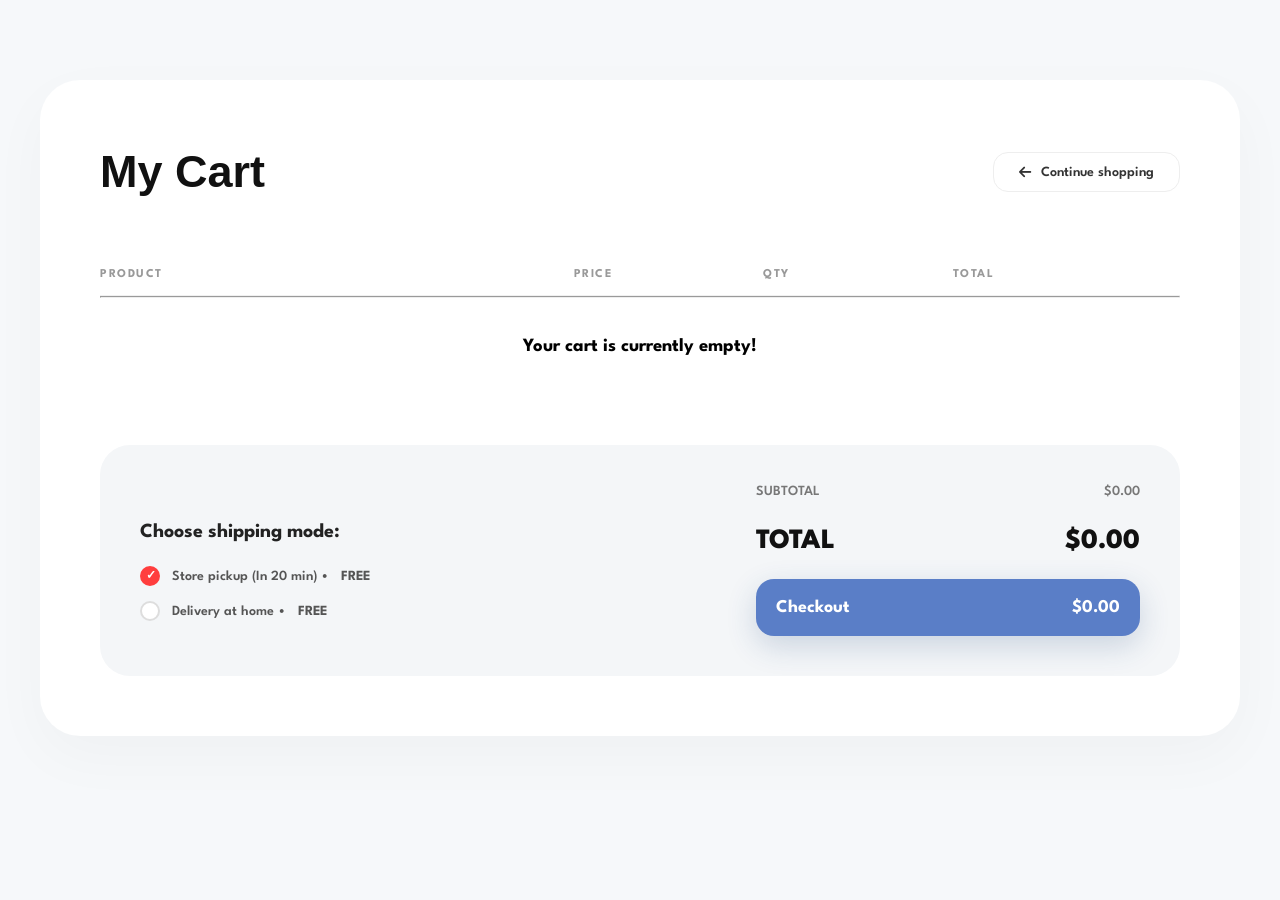
<file: cart.html>
<!DOCTYPE html>
<html lang="en">
<head>
    <meta charset="UTF-8">
    <meta name="viewport" content="width=device-width, initial-scale=1.0">
    <title>Foodie Hub - My Cart</title>
    <link rel="stylesheet" href="https://cdnjs.cloudflare.com/ajax/libs/font-awesome/6.5.1/css/all.min.css">
    <link rel="stylesheet" href="style.css">
</head>
<body>
    <section id="cart-container" class="section-p1">
        <div class="cart-wrapper">
            <div class="cart-top-bar">
                <h1 class="cart-title">My Cart</h1>
                <a href="meno.html" class="continue-shopping">
                    <i class="fa-solid fa-arrow-left"></i> Continue shopping
                </a>
            </div>

            <div class="cart-labels">
                <span>PRODUCT</span>
                <span>PRICE</span>
                <span>QTY</span>
                <span>TOTAL</span>
            </div>

            <hr class="cart-hr">

            <div id="cart-items-display"></div>

            <div class="cart-summary-box">
                <div class="shipping-mode">
                    <h4>Choose shipping mode:</h4>
                    <label class="radio-container">
                        <input type="radio" checked="checked" name="shipping">
                        <span class="checkmark"></span>
                        Store pickup (In 20 min) • <strong>FREE</strong>
                    </label>
                    <label class="radio-container">
                        <input type="radio" name="shipping">
                        <span class="checkmark"></span>
                        Delivery at home • <strong>FREE</strong>
                    </label>
                </div>
                
                <div class="checkout-details">
                    <div class="summary-row">
                        <span>SUBTOTAL</span>
                        <span id="subtotal-val">$0.00</span>
                    </div>
                    <div class="summary-row total-amount">
                        <span>TOTAL</span>
                        <span id="total-val">$0.00</span>
                    </div>
                    <button class="checkout-btn" id="main-checkout-btn">
                        Checkout <span id="btn-total">$0.00</span>
                    </button>
                </div>
            </div>
        </div>
    </section>

    <script src="app.js" defer></script>
</body>
</html>
</file>
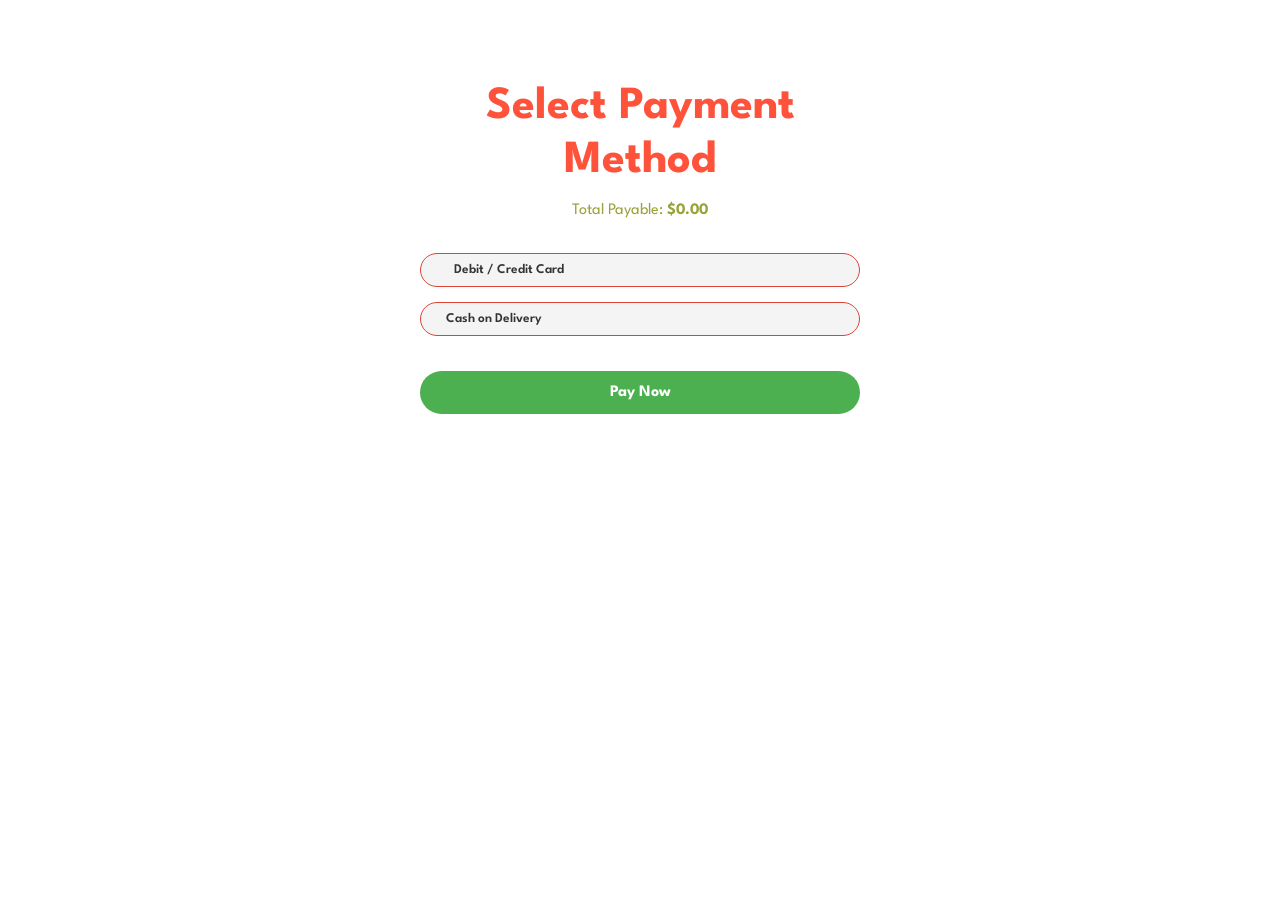
<file: payment.html>
<!DOCTYPE html>
<html lang="en">
<head>
    <meta charset="UTF-8">
    <title>Payment - Foodie Hub</title>
    <link rel="stylesheet" href="style.css">
</head>
<body class="login-body">
    <div class="form-container" style="max-width: 500px; margin: 50px auto; background: #fff; padding: 30px; border-radius: 15px; text-align: center;">
        <h2 style="color: #ff523b;">Select Payment Method</h2>
        <p>Total Payable: <strong id="pay-total"></strong></p>
        <br>
        <div class="social-login" style="flex-direction: column; gap: 15px;">
            <button class="btn-google" style="background: #f4f4f4; color: #333; border: 1px solid #ddd;">
                <i class="fa-solid fa-credit-card"></i> Debit / Credit Card
            </button>
            <button class="btn-google" style="background: #f4f4f4; color: #333; border: 1px solid #ddd;">
                 Cash on Delivery
            </button>
        </div>
        <br>
        <button class="btn-green" onclick="showDemoAlert()">Pay Now</button>
    </div>

    <script>
        document.getElementById('pay-total').innerText = localStorage.getItem('orderTotal') || "$0.00";

        function showDemoAlert() {
            // আপনার রিকোয়েস্ট করা পপ-আপ মেসেজ
            alert("This website is for portfolio and demonstration purposes only. No actual transactions or food sales will be processed through this site.");
            // মেসেজের পর হোম পেজে ফেরত পাঠানো
            window.location.href = "index.html";
        }
    </script>
</body>
</html>
</file>
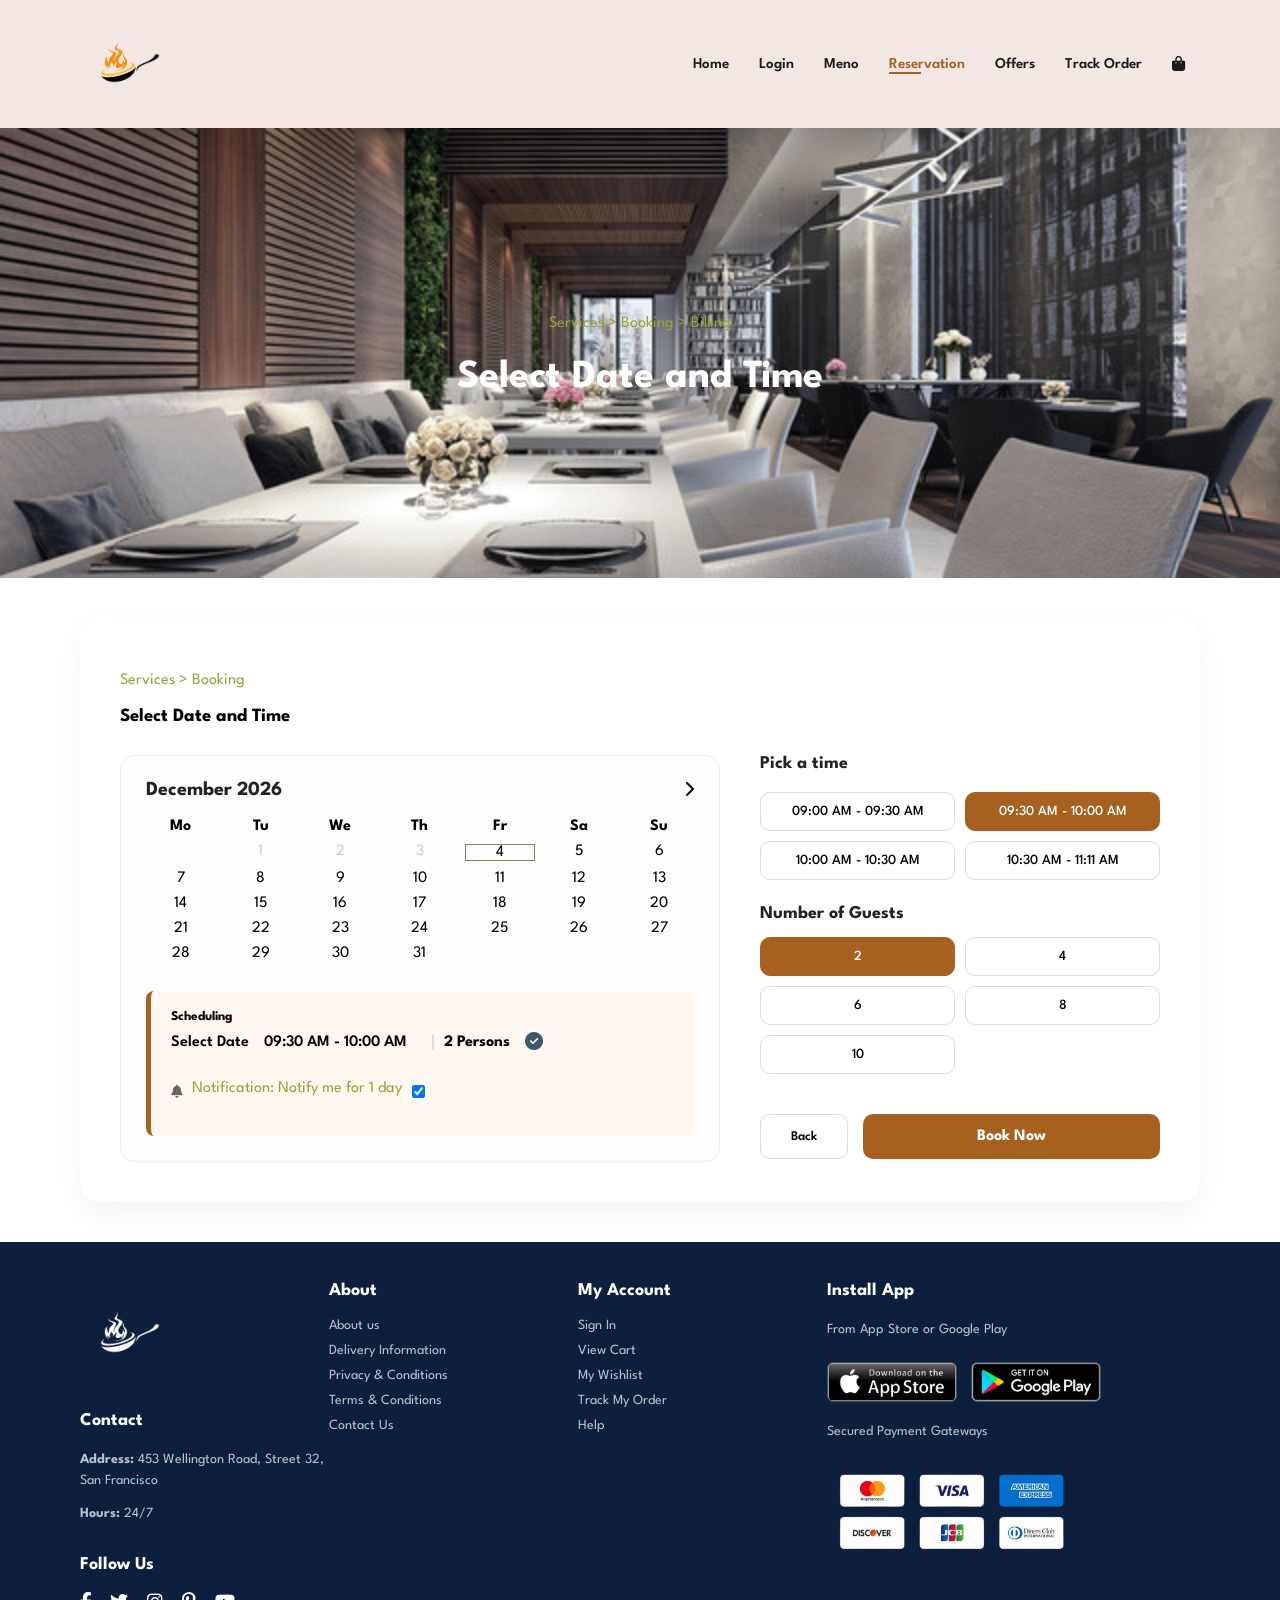
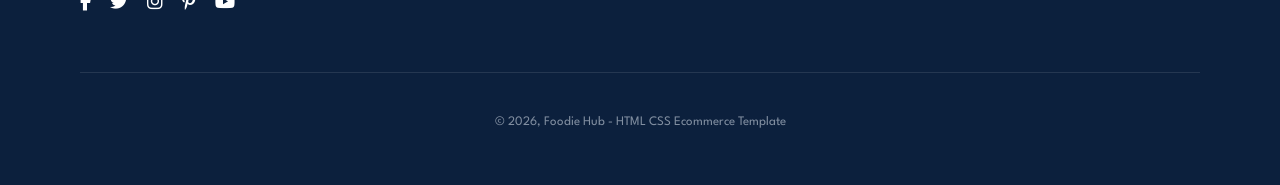
<file: reservation.html>
<!DOCTYPE html>
<html lang="en">
<head>
    <meta charset="UTF-8">
    <meta name="viewport" content="width=device-width, initial-scale=1.0">
    <title>Foodie Hub - Reservation</title>
    <link rel="stylesheet" href="https://cdnjs.cloudflare.com/ajax/libs/font-awesome/6.5.1/css/all.min.css">
    <link rel="stylesheet" href="style.css">
</head>
<body>
<section id="header">
    <a href="index.html"><img src="img/logo1.png" class="logo" alt="Logo"></a>
    <div>
        <ul id="navbar">
           <li><a href="index.html">Home</a></li>
           <li><a href="login.html">Login</a></li>
           <li><a href="meno.html">Meno</a></li>
           <li><a class="active" href="reservation.html">Reservation</a></li>
           <li><a href="offers.html">Offers</a></li>
           <li><a href="order.html">Track Order</a></li>
           <li id="lg-bag"><a href="cart.html"><i class="fa-solid fa-bag-shopping"></i></a></li>
           <a href="#" id="close"><i class="fa-solid fa-xmark"></i></a>
        </ul>
    </div>
    <div id="mobile">
        <a href="cart.html"><i class="fa-solid fa-bag-shopping"></i></a>
        <i id="bar" class="fa-solid fa-bars"></i>
    </div>
</section>

    <section id="page-header" class="reservation-header">
        <div class="header-content">
            <p>Services > Booking > Billing</p>
            <h2>Select Date and Time</h2>
        </div>
    </section>

    <section id="reservation-container" class="section-p1">
        <div class="booking-wrapper">
            <div class="section-title">
                <span class="indicator"></span>
                <p>Services > Booking</p>
                <h3>Select Date and Time</h3>
            </div>

            <div class="booking-grid">
                <div class="calendar-box">
                    <div class="month-nav">
                        <h4 id="current-month-display">Loading...</h4>
                        <div class="nav-arrows">
                            <i class="fa-solid fa-chevron-left" id="prev-month" style="cursor:pointer;"></i>
                            <i class="fa-solid fa-chevron-right" id="next-month" style="cursor:pointer;"></i>
                        </div>
                    </div>
                    <div class="calendar-grid" id="calendar-days"></div>
                    
                    <div class="scheduling-info">
                        <h5>Scheduling</h5>
                        <div class="info-row">
                            <span id="res-date">Select Date</span>
                            <span id="res-time">09:30 AM - 10:00 AM</span>
                            <span id="res-guests" style="font-weight: bold; color: #000000; border-left: 2px solid #ddd; padding-left: 10px; margin-left: 10px;">2 Persons</span>
                            <i class="fa-solid fa-circle-check"></i>
                        </div>
                        <div class="notification-toggle">
                            <i class="fa-solid fa-bell"></i>
                            <p>Notification: Notify me for 1 day</p>
                            <input type="checkbox" checked>
                        </div>
                    </div>
                </div>

                <div class="time-box">
                    <h4>Pick a time</h4>
                    <div class="time-slots">
                        <label class="slot">
                            <input type="radio" name="time" value="09:00 AM - 09:30 AM">
                            <span>09:00 AM - 09:30 AM</span>
                        </label>
                        <label class="slot selected">
                            <input type="radio" name="time" value="09:30 AM - 10:00 AM" checked>
                            <span>09:30 AM - 10:00 AM</span>
                        </label>
                        <label class="slot">
                            <input type="radio" name="time" value="10:00 AM - 10:30 AM">
                            <span>10:00 AM - 10:30 AM</span>
                        </label>
                        <label class="slot">
                            <input type="radio" name="time" value="10:30 AM - 11:11 AM">
                            <span>10:30 AM - 11:11 AM</span>
                        </label>
                    </div>

                    <div class="guest-selection" style="margin-top: 25px;">
                        <h4 style="margin-bottom: 15px;">Number of Guests</h4>
                        <div class="guest-slots">
                            <label class="g-slot selected">
                                <input type="radio" name="guests" value="2" checked onchange="updateGuestDisplay(this.value)">
                                <span>2</span>
                            </label>
                            <label class="g-slot">
                                <input type="radio" name="guests" value="4" onchange="updateGuestDisplay(this.value)">
                                <span>4</span>
                            </label>
                            <label class="g-slot">
                                <input type="radio" name="guests" value="6" onchange="updateGuestDisplay(this.value)">
                                <span>6</span>
                            </label>
                            <label class="g-slot">
                                <input type="radio" name="guests" value="8" onchange="updateGuestDisplay(this.value)">
                                <span>8</span>
                            </label>
                            <label class="g-slot">
                                <input type="radio" name="guests" value="10" onchange="updateGuestDisplay(this.value)">
                                <span>10</span>
                            </label>
                        </div>
                    </div>

                    <div class="booking-actions">
                        <button class="btn-back">Back</button>
                        <button class="btn-book" onclick="goToCheckout()">Book Now</button>
                    </div>
                </div>
            </div>
        </div>
    </section>

    <footer class="section-p1">
        <div class="col">
            <img src="img/logo1.png" class="logo" alt="Footer Logo">
            <h4>Contact</h4>
            <p><strong>Address: </strong> 453 Wellington Road, Street 32, San Francisco</p>
            <p><strong>Hours: </strong> 24/7</p>
            <div class="follow">
                <h4>Follow Us</h4>
                <div class="icon">
                    <i class="fab fa-facebook-f"></i>
                    <i class="fab fa-twitter"></i>
                    <i class="fab fa-instagram"></i>
                    <i class="fab fa-pinterest-p"></i>
                    <i class="fab fa-youtube"></i>
                </div>
            </div>
        </div>

        <div class="col">
            <h4>About</h4>
            <a href="#">About us</a>
            <a href="#">Delivery Information</a>
            <a href="#">Privacy & Conditions</a>
            <a href="#">Terms & Conditions</a>
            <a href="#">Contact Us</a>
        </div>

        <div class="col">
            <h4>My Account</h4>
            <a href="#">Sign In</a>
            <a href="#">View Cart</a>
            <a href="#">My Wishlist</a>
            <a href="#">Track My Order</a>
            <a href="#">Help</a>
        </div>

        <div class="col install">
            <h4>Install App</h4>
            <p>From App Store or Google Play</p>
            <div class="row">
                <img src="img/appleplay.gif" alt="App Store">
                <img src="img/google play.jpg" alt="Google Play">
            </div>
            <p>Secured Payment Gateways</p>
            <img src="img/pay.png" alt="Payment Gateways">
        </div>

        <div class="copyright">
            <p>©️ 2026, Foodie Hub - HTML CSS Ecommerce Template</p>
        </div>
    </footer>

    <script>
        function updateGuestDisplay(val) {
            document.getElementById('res-guests').innerText = val + " Persons";
            
            // সিলেক্টেড স্টাইল পরিবর্তন করার জন্য
            const slots = document.querySelectorAll('.g-slot');
            slots.forEach(slot => {
                slot.classList.remove('selected');
                if(slot.querySelector('input').value === val) {
                    slot.classList.add('selected');
                }
            });
        }

        function goToCheckout() {
            // বর্তমানে সিলেক্ট করা ডেটা সংগ্রহ
            const date = document.getElementById('res-date').innerText;
            const selectedTime = document.querySelector('input[name="time"]:checked');
            const selectedGuests = document.querySelector('input[name="guests"]:checked');

            if(date === "Select Date" || date === "") {
                alert("Please select a date from the calendar!");
                return;
            }

            const bookingData = {
                type: 'table_booking',
                date: date,
                time: selectedTime ? selectedTime.value : "09:30 AM - 10:00 AM",
                guests: selectedGuests ? selectedGuests.value : "2",
                name: "Table Reservation",
                price: 0 
            };

            // লোকাল স্টোরেজে সেভ করা (বুকিং করার সময় আগের ফুড কার্ট ক্লিয়ার করে দেওয়া ভালো)
            localStorage.setItem('tempBooking', JSON.stringify(bookingData));
            localStorage.removeItem('foodCart'); 
            
            window.location.href = 'checkout.html';
        }
    </script>
    <script src="app.js"></script>
    <script src="script.js"> </script>
</body>
</html>
</file>
<file: style.css>
/* =========================================
   1. GOOGLE FONTS & GLOBAL SETTINGS
   ========================================= */
@import url('https://fonts.googleapis.com/css2?family=League+Spartan:wght@100;200;300;400;500;600;700;800;900&display=swap');

* {
    margin: 0;
    padding: 0;
    box-sizing: border-box;
    font-family: 'League Spartan', sans-serif;
}

:root {
    --primary-color: #a66120;
    --secondary-color: #f2e7e2;
    --text-color: #1a1a1a;
    --white: #ffffff;
    --dark-navy: #0c203d;
}

body {
    width: 100%;
}

h1 { font-size: 50px; line-height: 64px; color: var(--primary-color); }
h2 { font-size: 46px; line-height: 54px; color: #222; }
h4 { font-size: 20px; color: #222; }
p { font-size: 16px; color: #98a339; margin: 15px 0 20px 0; }

.section-p1 { padding: 40px 80px; }
.section-m1 { margin: 40px 0; }

/* =========================================
   2. HEADER & NAVIGATION SECTION
   ========================================= */
#header {
    display: flex;
    align-items: center;
    justify-content: space-between;
    /* প্যাডিং ২০ পিক্সেল থেকে কমিয়ে ১৪ পিক্সেল করা হয়েছে (৩০% কমানো) */
    padding: 12px 80px; 
    background: var(--secondary-color);
    box-shadow: 0 5px 15px rgba(0, 0, 0, 0.06);
    z-index: 999;
    position: sticky;
    top: 0;
    left: 0;
}

/* লোগো কিছুটা ছোট করা হয়েছে যাতে হেডার চিকন দেখায় */
.logo { 
    width: 100px; 
    height: auto; 
}

#navbar { 
    display: flex; 
    align-items: center; 
    justify-content: center; 
}

#navbar li { 
    list-style: none; 
    padding: 0 15px; /* প্যাডিং ২০ থেকে কমিয়ে ১৫ করা হয়েছে */
    position: relative; 
}

#navbar li a { 
    text-decoration: none; 
    font-size: 15px; /* ফন্ট সাইজ সামান্য কমানো হয়েছে */
    font-weight: 600; 
    color: var(--text-color); 
    transition: 0.3s ease; 
}

#navbar li a:hover, 
#navbar li a.active { 
    color: var(--primary-color); 
}

#navbar li a.active::after, 
#navbar li a:hover::after {
    content: "";
    width: 30%;
    height: 2px;
    background: var(--primary-color);
    position: absolute;
    bottom: -2px; /* পজিশন কিছুটা উপরে তোলা হয়েছে */
    left: 15px;
}

#navbar #close {
    display: none;
}

/* --- Search Box Inside Header --- */
.search-wrapper { 
    display: flex; 
    justify-content: center; 
    align-items: center; 
}

.search-box {
    position: relative;
    /* হাইট ৪৫ পিক্সেল থেকে কমিয়ে ৩৬ পিক্সেল করা হয়েছে */
    height: 30px; 
    width: 280px;
    background: #fff;
    border-radius: 50px;
    display: flex;
    align-items: center;
    padding: 0 5px;
    box-shadow: 0 2px 10px rgba(0,0,0,0.08);
}

#search-input {
    border: none;
    background: transparent;
    outline: none;
    padding: 0 12px;
    width: 100%;
    font-size: 14px;
}

.search-btn {
    /* বাটন সাইজ ৩৬ থেকে কমিয়ে ৩০ পিক্সেল করা হয়েছে */
    width: 30px;
    height: 30px;
    border-radius: 50%;
    background: #222;
    border: none;
    color: #fff;
    cursor: pointer;
    transition: 0.3s;
    display: flex;
    align-items: center;
    justify-content: center;
}

.search-btn i {
    font-size: 12px;
}

.search-btn:hover { 
    background: var(--primary-color); 
}

/* --- Mobile Icons (Hidden in Desktop) --- */
#mobile { 
    display: none; 
}

/* =========================================
   3. HERO SECTION
   ========================================= */
#hero {
    background-image: url("img/hero.jpg");
    height: 90vh;
    width: 100%;
    background-size: cover;
    background-position: top 25% right 0;
    display: flex;
    flex-direction: column;
    align-items: flex-start;
    justify-content: center;
    padding: 0 80px;
}

#hero h2 { color: #222; }

#hero button {
    background-color: var(--primary-color);
    color: #fff;
    padding: 14px 40px;
    border: none;
    border-radius: 4px;
    font-weight: 700;
    cursor: pointer;
    transition: 0.3s;
}

#hero button:hover { background-color: #8a4f1a; }

/* =========================================
   4. FEATURES SECTION
   ========================================= */
#feature {
    display: flex;
    align-items: center;
    justify-content: space-between;
    flex-wrap: wrap;
}

#feature .fe-box {
    width: 180px;
    text-align: center;
    padding: 25px 15px;
    box-shadow: 20px 20px 34px rgba(0,0,0,0.03);
    border: 1px solid #bcd0bf;
    border-radius: 4px;
    margin: 15px 0;
    transition: 0.3s ease;
}

#feature .fe-box:hover { box-shadow: 10px 10px 54px rgba(0,0,0,0.1); }

#feature .fe-box img { width: 100%; margin-bottom: 10px; }

#feature .fe-box h6 {
    padding: 9px 8px;
    border-radius: 4px;
    color: #088178;
    background-color: #fddde4;
}

/* =========================================
   5. PRODUCT SECTION (Home Page)
   ========================================= */
#product1 { text-align: center; }

#product1 .pro-container {
    display: flex;
    justify-content: space-between;
    padding-top: 20px;
    flex-wrap: wrap;
}

#product1 .pro {
    width: 23%;
    min-width: 250px;
    padding: 10px 12px;
    border: 1px solid #cce7d0;
    border-radius: 25px;
    cursor: pointer;
    box-shadow: 20px 20px 30px rgba(0,0,0,0.02);
    margin: 15px 0;
    transition: 0.2s ease;
    position: relative;
}

#product1 .pro:hover { box-shadow: 20px 20px 30px rgba(0,0,0,0.06); }

#product1 .pro img { width: 100%; border-radius: 20px; }

#product1 .pro .des { text-align: start; padding: 10px 0; }

#product1 .pro .des h5 { color: #1a1a1a; font-size: 14px; padding-top: 7px; }

#product1 .pro .des i { font-size: 12px; color: #f3b519; }

#product1 .pro .des h4 { padding-top: 7px; font-size: 15px; color: #088178; font-weight: 700; }

#product1 .pro .cart {
    width: 40px;
    height: 40px;
    line-height: 40px;
    border-radius: 50px;
    background-color: #e8f6ea;
    color: #088178;
    border: 1px solid #cce7d0;
    position: absolute;
    bottom: 20px;
    right: 10px;
    text-align: center;
}

/* =========================================
   6. NEWSLETTER SECTION
   ========================================= */
#newsletter {
    display: flex;
    justify-content: space-between;
    align-items: center;
    background-color: var(--dark-navy);
    background-image: url("img/banner/b14.png");
    background-repeat: no-repeat;
    background-position: 20% 30%;
}

#newsletter h4 { color: #fff; font-size: 22px; }

#newsletter p { color: #818ea0; font-size: 14px; }

#newsletter p span { color: #ffbd27; }

#newsletter .form { display: flex; width: 40%; }

#newsletter input {
    height: 3.125rem;
    padding: 0 1.25em;
    width: 100%;
    border-radius: 4px 0 0 4px;
    border: none;
    outline: none;
}

#newsletter button {
    background-color: var(--primary-color);
    color: #fff;
    white-space: nowrap;
    border-radius: 0 4px 4px 0;
    border: none;
    padding: 0 30px;
    cursor: pointer;
}

/* =========================================
   7. FOOTER SECTION (Refined & Professional)
   ========================================= */
footer {
    background-color: var(--dark-navy); /* আপনার প্রিয় ডার্ক নেভি */
    padding: 80px 80px 40px 80px;
    display: flex;
    flex-wrap: wrap;
    justify-content: space-between;
    color: #fff; /* ফুটারের সব টেক্সট সাদা রাখার জন্য */
}

footer .col {
    display: flex;
    flex-direction: column;
    align-items: flex-start;
    margin-bottom: 20px;
    flex: 1;
    min-width: 200px;
}

footer .logo {
    margin-bottom: 30px;
    filter: brightness(0) invert(1); /* লোগো কালো হলে সাদা দেখানোর জন্য (ঐচ্ছিক) */
}

footer h4 {
    font-size: 18px;
    padding-bottom: 20px;
    color: #fff;
    font-weight: 700;
}

footer p {
    font-size: 14px;
    color: #b8c1ce; /* হালকা ছাই রঙা টেক্সট যা সাদা ব্যাকগ্রাউন্ডে ভালো লাগে */
    margin: 0 0 12px 0;
    line-height: 1.5;
}

footer a {
    font-size: 14px;
    text-decoration: none;
    color: #b8c1ce;
    margin-bottom: 12px;
    transition: 0.3s ease;
}

footer a:hover {
    color: var(--primary-color);
    padding-left: 5px; /* হালকা এনিমেশন */
}

footer .follow {
    margin-top: 20px;
}

footer .follow i {
    color: #fff;
    padding-right: 15px;
    cursor: pointer;
    font-size: 18px;
    transition: 0.3s;
}

footer .follow i:hover {
    color: var(--primary-color);
    transform: translateY(-3px);
}

/* --- App Store & Payment --- */
footer .col.install {
    flex: 1.5; /* এটাকে একটু বেশি চওড়া রাখা হলো */
}

footer .install .row img {
    width: 130px;
    height: auto;
    border: 1px solid rgba(255, 255, 255, 0.2);
    border-radius: 6px;
    margin: 10px 10px 15px 0;
    cursor: pointer;
}

footer .col.install > img {
    width: 250px; /* পেমেন্ট গেটওয়ে ইমেজ সাইজ */
    margin-top: 10px;
}

/* --- Copyright Section --- */
footer .copyright {
    width: 100%;
    text-align: center;
    padding-top: 40px;
    margin-top: 40px;
    border-top: 1px solid rgba(255, 255, 255, 0.1);
}

footer .copyright p {
    color: #818ea0;
    font-size: 13px;
}

/* =========================================
   8. LOGIN PAGE STYLES (Split Layout)
   ========================================= */

.login-body {
    background-color: var(--white);
    margin: 0;
}

/* Main Split Container */
.login-split {
    display: flex;
    height: 90vh; /* হেডারের পর পুরো স্ক্রিন জুড়ে থাকবে */
    width: 100%;
    overflow: hidden;
}

/* Left Side - Image Section */
.left-side.orange-theme {
    width: 45%;
    background-color: #ff9800; /* থিম অনুযায়ী অরেঞ্জ */
    display: flex;
    align-items: center;
    justify-content: center;
    position: relative;
    overflow: hidden;
}

.image-container {
    width: 100%;
    height: 100%;
}

.main-img {
    width: 100%;
    height: 100%;
    object-fit: cover; /* ইমেজ পুরো বক্স জুড়ে থাকবে */
    display: block;
}

/* Right Side - Form Section */
.right-side {
    width: 55%;
    display: flex;
    justify-content: center;
    align-items: center;
    background: var(--white);
    padding: 40px;
}

.form-container {
    width: 100%;
    max-width: 450px;
    text-align: center;
}

.form-container h1 {
    font-size: 26px;
    color: var(--text-color);
    margin-bottom: 30px;
    font-weight: 800;
}

/* Auth Tabs (Sign Up, Login, Admin) */
.auth-tabs {
    display: flex;
    gap: 10px;
    margin-bottom: 30px;
    justify-content: center;
}

.auth-tabs button {
    padding: 10px 20px;
    border: 2px solid #eee;
    background: #fff;
    border-radius: 30px;
    cursor: pointer;
    font-weight: 600;
    transition: 0.3s;
    color: #555;
}

.auth-tabs button.active {
    border-color: #ff9800;
    color: #ff9800;
}

/* Shining Effect for Sign Up */
.auth-tabs button.shining {
    background: #ff9800;
    color: #fff;
    border-color: #ff9800;
    box-shadow: 0 4px 15px rgba(255, 152, 0, 0.3);
}

/* Form Inputs */
.auth-form input {
    width: 100%;
    padding: 14px 20px;
    margin-bottom: 15px;
    border: 1px solid #ddd;
    border-radius: 25px;
    background: #f9f9f9;
    font-size: 14px;
    outline: none;
    transition: 0.3s;
}

.auth-form input:focus {
    border-color: #ff9800;
}

/* Buttons */
.btn-green {
    width: 100%;
    padding: 14px;
    border: none;
    border-radius: 25px;
    background: #4caf50;
    color: white;
    font-size: 16px;
    font-weight: 700;
    cursor: pointer;
    transition: 0.3s;
}

.btn-green:hover {
    background: #45a049;
}

.forgot-pass {
    display: block;
    text-align: right;
    margin-bottom: 20px;
    font-size: 12px;
    color: #777;
    text-decoration: none;
}

.verification-note {
    font-size: 12px;
    color: #888;
    margin-top: 15px;
}

/* Social Login Footer */
.form-footer {
    margin-top: 30px;
}

.form-footer p {
    font-size: 14px;
    color: #bbb;
    margin-bottom: 20px;
}

.social-login {
    display: flex;
    gap: 15px;
    justify-content: center;
    margin-bottom: 20px;
}

.social-login button {
    padding: 10px 25px;
    border-radius: 25px;
    border: 1px solid #ddd;
    background: #fff;
    cursor: pointer;
    font-weight: 600;
    display: flex;
    align-items: center;
    gap: 8px;
    transition: 0.3s;
}

.btn-google { color: #db4437; border-color: #db4437 !important; }
.btn-facebook { color: #4267B2; border-color: #4267B2 !important; }

.no-account {
    font-size: 13px;
    color: #555;
    cursor: pointer;
    font-weight: 600;
}

.no-account:hover {
    color: #ff9800;
}

/* =========================================
   9. MENU PAGE SPECIFIC STYLES
   ========================================= */

/* --- Category Section --- */
#category-section {
    text-align: center;
}

.category-container {
    display: flex;
    justify-content: center;
    align-items: center;
    flex-wrap: wrap;
    gap: 25px;
    margin-top: 30px;
}

.cat-card {
    width: 120px;
    cursor: pointer;
    transition: 0.3s ease;
    text-align: center;
}

.cat-card img {
    width: 100px;
    height: 100px;
    border-radius: 50%; /* ইমেজগুলো গোল দেখাবে */
    object-fit: cover;
    border: 3px solid transparent;
    transition: 0.3s;
    box-shadow: 0 5px 15px rgba(0,0,0,0.1);
}

.cat-card h5 {
    margin-top: 10px;
    font-size: 15px;
    color: var(--text-color);
    font-weight: 600;
}

/* Hover & Active State for Categories */
.cat-card:hover img,
.cat-card.active img {
    border-color: var(--primary-color);
    transform: scale(1.1);
}

.cat-card.active h5 {
    color: var(--primary-color);
}

/* --- Cart Count Badge (Header) --- */
#lg-bag {
    position: relative;
}

#cart-count {
    position: absolute;
    top: -5px;
    right: -10px;
    background: #ff3e3e;
    color: white;
    border-radius: 50%;
    padding: 2px 6px;
    font-size: 11px;
    font-weight: 700;
    display: flex;
    align-items: center;
    justify-content: center;
}

/* --- Menu Product Adjustments --- */
/* যেহেতু product1 স্টাইল আগে থেকেই আছে, তাই এখানে শুধু স্পেসিংটা ঠিক করা হলো */
#product1.section-p1 {
    padding-top: 0; /* ক্যাটাগরি সেকশনের নিচে গ্যাপ কমানোর জন্য */
}

#dynamic-products-menu {
    display: flex;
    justify-content: space-between;
    flex-wrap: wrap;
    padding-top: 20px;
}

/* =========================================
   10. RESERVATION PAGE STYLES
   ========================================= */

/* --- Page Header (Reservation Specific) --- */
.reservation-header {
    background-image: url("img/reservation1.jpg"); /* আপনার কাছে থাকা যেকোনো ব্যানারের নাম দিন */
    background-size: cover;
    height: 50vh;
    display: flex;
    justify-content: center;
    align-items: center;
    text-align: center;
    flex-direction: column;
    color: #fff;
}

.reservation-header h2 { color: #fff; font-size: 40px; }

/* --- Booking Wrapper & Grid --- */
.booking-wrapper {
    background: #fff;
    padding: 40px;
    border-radius: 20px;
    box-shadow: 0 10px 30px rgba(0,0,0,0.05);
}

.booking-grid {
    display: grid;
    grid-template-columns: 1.2fr 0.8fr; /* বাম পাশে ক্যালেন্ডার বড় থাকবে */
    gap: 40px;
    margin-top: 30px;
}

/* --- Calendar Box --- */
.calendar-box {
    background: #fdfdfd;
    padding: 25px;
    border: 1px solid #eee;
    border-radius: 15px;
}

.month-nav {
    display: flex;
    justify-content: space-between;
    align-items: center;
    margin-bottom: 20px;
}

.calendar-grid {
    display: grid;
    grid-template-columns: repeat(7, 1fr);
    gap: 10px;
    text-align: center;
}

/* Calendar Days Styling (JS দিয়ে জেনারেট হবে) */
.calendar-day {
    padding: 10px;
    cursor: pointer;
    border-radius: 8px;
    transition: 0.3s;
    font-weight: 500;
}

.calendar-day:hover { background: var(--primary-color); color: #fff; }
.calendar-day.active { background: var(--primary-color); color: #fff; }

/* --- Scheduling Info Area --- */
.scheduling-info {
    margin-top: 30px;
    padding: 20px;
    background: #fff8f0;
    border-left: 5px solid var(--primary-color);
    border-radius: 8px;
}

.info-row {
    display: flex;
    align-items: center;
    gap: 15px;
    margin: 10px 0;
    font-weight: 600;
}

.info-row i { color: #3c586e; font-size: 18px; }

/* --- Time & Guest Selection (Right Side) --- */
.time-box h4 { margin-bottom: 20px; font-size: 18px; }

.time-slots, .guest-slots {
    display: grid;
    grid-template-columns: repeat(2, 1fr);
    gap: 10px;
}

/* Custom Radio Buttons for Slots */
.slot input, .g-slot input { display: none; }

.slot span, .g-slot span {
    display: block;
    padding: 12px;
    border: 1px solid #ddd;
    border-radius: 10px;
    text-align: center;
    cursor: pointer;
    transition: 0.3s;
    font-size: 14px;
    font-weight: 500;
}

.slot.selected span, .g-slot.selected span {
    background: var(--primary-color);
    color: #fff;
    border-color: var(--primary-color);
}

/* --- Action Buttons --- */
.booking-actions {
    display: flex;
    gap: 15px;
    margin-top: 40px;
}

.btn-back {
    padding: 15px 30px;
    border: 1px solid #ddd;
    background: transparent;
    border-radius: 10px;
    cursor: pointer;
    font-weight: 600;
}

.btn-book {
    flex: 1;
    padding: 15px;
    background: var(--primary-color);
    color: #fff;
    border: none;
    border-radius: 10px;
    font-size: 16px;
    font-weight: 700;
    cursor: pointer;
    transition: 0.3s;
}

.btn-book:hover { background: #8a4f1a; transform: translateY(-2px); }

/* --- Notification Toggle --- */
.notification-toggle {
    display: flex;
    align-items: center;
    gap: 10px;
    margin-top: 15px;
    font-size: 13px;
    color: #666;
}

/* =========================================
   11. PREMIUM OFFERS PAGE STYLES
   ========================================= */

/* --- Offers Header --- */
#offers-header {
    background: linear-gradient(rgba(0,0,0,0.6), rgba(0,0,0,0.6)), url("img/banner/b1.jpg");
    background-size: cover;
    background-position: center;
    height: 40vh;
    display: flex;
    flex-direction: column;
    justify-content: center;
    align-items: center;
    text-align: center;
    color: #fff;
}

#offers-header h2 {
    color: #fff;
    font-size: 45px;
    letter-spacing: 2px;
    text-transform: uppercase;
    margin-bottom: 10px;
}

#offers-header p {
    color: #f2e7e2;
    font-size: 18px;
    font-weight: 300;
}

/* --- Offers Grid System --- */
#offers-grid {
    background-color: #f9f9f9;
    padding: 60px 80px;
}

.offers-container {
    display: grid;
    grid-template-columns: repeat(auto-fit, minmax(350px, 1fr));
    gap: 30px;
}

/* --- Luxury Offer Card --- */
.offer-box {
    position: relative;
    border-radius: 20px;
    overflow: hidden;
    background: #fff;
    box-shadow: 0 15px 35px rgba(0, 0, 0, 0.1);
    transition: all 0.4s cubic-bezier(0.175, 0.885, 0.32, 1.275);
    border: 1px solid rgba(255, 255, 255, 0.2);
}

.offer-box:hover {
    transform: translateY(-10px);
    box-shadow: 0 25px 50px rgba(0, 0, 0, 0.15);
}

.offer-box img {
    width: 100%;
    height: 100%;
    min-height: 450px;
    object-fit: cover;
    transition: 0.5s;
}

.offer-box:hover img {
    transform: scale(1.05);
}

/* --- Floating Buy Now Button --- */
.buy-now-corner {
    position: absolute;
    bottom: 30px;
    right: 30px;
    padding: 12px 30px;
    background: var(--primary-color);
    color: #fff;
    border: none;
    border-radius: 50px;
    font-weight: 700;
    font-size: 14px;
    text-transform: uppercase;
    cursor: pointer;
    box-shadow: 0 8px 20px rgba(166, 97, 32, 0.4);
    transition: 0.3s;
    backdrop-filter: blur(5px);
    z-index: 10;
}

.buy-now-corner:hover {
    background: #fff;
    color: var(--primary-color);
    transform: scale(1.1);
}

/* --- Overlay Effect (Optional for Luxury look) --- */
.offer-box::after {
    content: '';
    position: absolute;
    top: 0;
    left: 0;
    width: 100%;
    height: 100%;
    background: linear-gradient(to top, rgba(0,0,0,0.4) 0%, rgba(0,0,0,0) 50%);
    pointer-events: none;
}

/* =========================================
   12. PREMIUM TRACK ORDER STYLES
   ========================================= */

#track-order-container {
    background-color: #f4f7f9;
    min-height: 80vh;
    display: flex;
    justify-content: center;
    padding: 60px 20px;
}

.tracking-wrapper {
    width: 100%;
    max-width: 1100px;
    background: #fff;
    border-radius: 25px;
    padding: 40px;
    box-shadow: 0 20px 60px rgba(0,0,0,0.08);
}

/* --- Top Header Details --- */
.tracking-top {
    display: flex;
    justify-content: space-between;
    align-items: center;
    margin-bottom: 30px;
}

.order-meta h2 { font-size: 28px; color: var(--dark-navy); }
.order-meta h2 strong { color: var(--primary-color); }
.order-meta p { font-size: 15px; color: #777; margin: 5px 0 0 0; }

.status-indicator .badge {
    padding: 8px 20px;
    border-radius: 50px;
    font-weight: 700;
    font-size: 13px;
    text-transform: uppercase;
    background: #e8f6ea;
    color: #088178;
}

/* --- Modern Stepper (Progress Bar) --- */
.stepper-section {
    margin: 50px 0;
    padding: 0 20px;
}

.stepper {
    display: flex;
    justify-content: space-between;
    list-style: none;
    position: relative;
}

.stepper::before {
    content: '';
    position: absolute;
    top: 25px;
    left: 5%;
    width: 90%;
    height: 4px;
    background: #eee;
    z-index: 1;
}

.step-item {
    position: relative;
    z-index: 2;
    text-align: center;
    width: 25%;
}

.step-icon {
    width: 55px;
    height: 55px;
    background: #fff;
    border: 4px solid #eee;
    border-radius: 50%;
    display: flex;
    align-items: center;
    justify-content: center;
    margin: 0 auto 15px;
    font-size: 20px;
    color: #ccc;
    transition: 0.4s;
}

.step-text h5 { font-size: 16px; margin-bottom: 5px; color: #444; }
.step-text p { font-size: 12px; color: #999; margin: 0; }

/* Active & Completed States */
.step-item.active .step-icon {
    border-color: var(--primary-color);
    color: var(--primary-color);
    box-shadow: 0 0 15px rgba(166, 97, 32, 0.3);
}

.step-item.completed .step-icon {
    background: var(--primary-color);
    border-color: var(--primary-color);
    color: #fff;
}

.step-item.completed .step-text h5 { color: var(--primary-color); }

/* --- Dashboard (Map & Info) --- */
.tracking-dashboard {
    display: grid;
    grid-template-columns: 1.5fr 1fr;
    gap: 30px;
    margin-top: 40px;
}

.map-box {
    border: 1px solid #eee;
    background: #f9f9f9;
}

/* Driver & Summary Cards */
.delivery-details { display: flex; flex-direction: column; gap: 20px; }

.driver-card {
    background: #fff8f0;
    border: 1px solid #ffe8d1;
    border-radius: 15px;
    padding: 20px;
    display: flex;
    align-items: center;
    gap: 15px;
}

.driver-card img {
    width: 60px;
    height: 60px;
    border-radius: 50%;
    object-fit: cover;
}

.driver-info h4 { font-size: 17px; margin-bottom: 2px; }
.driver-info p { font-size: 13px; color: #888; margin: 0; }

.call-action {
    margin-left: auto;
    width: 45px;
    height: 45px;
    background: #4caf50;
    color: #fff;
    border-radius: 50%;
    display: flex;
    align-items: center;
    justify-content: center;
    text-decoration: none;
    transition: 0.3s;
}

.call-action:hover { background: #388e3c; transform: scale(1.1); }

/* Mini Order Summary */
.order-summary-mini {
    background: #fff;
    border: 1px solid #eee;
    border-radius: 15px;
    padding: 20px;
}

.item-row {
    display: flex;
    justify-content: space-between;
    margin-bottom: 10px;
    font-size: 14px;
    color: #555;
}

.item-row.total {
    font-weight: 700;
    font-size: 18px;
    color: var(--dark-navy);
    margin-top: 15px;
}

#cancel-btn {
    transition: 0.3s;
    font-weight: 600;
    letter-spacing: 1px;
}

#cancel-btn:hover { background: #ff1a1a !important; }

/* =========================================
   PIXEL PERFECT CART UI (FROM REFERENCE)
   ========================================= */

#cart-container {
    background-color: #f6f8fa; /* হালকা অফ-হোয়াইট ব্যাকগ্রাউন্ড */
    padding: 80px 0;
    min-height: 100vh;
}

.cart-wrapper {
    max-width: 1200px;
    margin: 0 auto;
    background: #ffffff;
    padding: 60px;
    border-radius: 40px; /* ছবিতে থাকা অতিরিক্ত গোল কর্নার */
    box-shadow: 0 20px 60px rgba(0,0,0,0.03);
}

.cart-top-bar {
    display: flex;
    justify-content: space-between;
    align-items: center;
    margin-bottom: 50px;
}

.cart-title {
    font-size: 45px;
    font-weight: 800;
    color: #111;
    font-family: 'Poppins', sans-serif;
}

.continue-shopping {
    text-decoration: none;
    color: #333;
    font-weight: 600;
    font-size: 14px;
    border: 1px solid #eee;
    padding: 12px 25px;
    border-radius: 15px;
    display: flex;
    align-items: center;
    gap: 10px;
    transition: 0.3s;
}

.continue-shopping:hover {
    background: #f9f9f9;
}

/* Table Labels */
.cart-labels {
    display: grid;
    grid-template-columns: 2.5fr 1fr 1fr 1fr 0.2fr;
    padding: 15px 0;
    color: #999;
    font-size: 12px;
    font-weight: 700;
    letter-spacing: 1.5px;
    border-bottom: 1px solid #f0f0f0;
}

/* Individual Cart Items (Injected via JS) */
.cart-item {
    display: grid;
    grid-template-columns: 2.5fr 1fr 1fr 1fr 0.2fr;
    align-items: center;
    padding: 35px 0;
    border-bottom: 1px solid #f8f8f8;
}

.cart-item .product-info {
    display: flex;
    align-items: center;
    gap: 20px;
}

/* ইমেজের সাইজ ছোট এবং গোল করা হয়েছে যাতে আপনার ছবির মতো দেখায় */
.cart-item img {
    width: 90px;
    height: 90px;
    background: #f4f4f4;
    border-radius: 20px;
    object-fit: cover;
}

.cart-item h5 {
    font-size: 18px;
    font-weight: 700;
    color: #1a1a1a;
    margin: 0;
}

.cart-item .price, .cart-item .total {
    font-weight: 700;
    color: #333;
    font-size: 16px;
}

/* Quantity Counter (Pictures like +/-) */
.qty-box {
    display: flex;
    align-items: center;
    gap: 15px;
    color: #888;
}

/* --- Bottom Summary Section (Grey Box) --- */
.cart-summary-box {
    margin-top: 50px;
    background: #f4f6f8;
    border-radius: 30px;
    padding: 40px;
    display: grid;
    grid-template-columns: 1.2fr 0.8fr;
    gap: 40px;
    align-items: flex-end;
}

.shipping-mode h4 {
    font-size: 20px;
    font-weight: 700;
    margin-bottom: 25px;
}

.radio-container {
    display: flex;
    align-items: center;
    gap: 12px;
    margin-bottom: 15px;
    cursor: pointer;
    font-size: 14px;
    font-weight: 600;
    color: #555;
}

/* Custom Checkmark (Red dot like your reference image) */
.radio-container input { display: none; }
.checkmark {
    width: 20px;
    height: 20px;
    border: 2px solid #ddd;
    border-radius: 50%;
    display: inline-block;
    position: relative;
    background: #fff;
}

.radio-container input:checked + .checkmark {
    border-color: #ff3e3e;
    background: #ff3e3e;
}

.radio-container input:checked + .checkmark::after {
    content: "✓";
    color: white;
    font-size: 12px;
    position: absolute;
    left: 4px;
    top: 0;
}

/* Checkout Side */
.checkout-details {
    text-align: right;
}

.summary-row {
    display: flex;
    justify-content: space-between;
    margin-bottom: 10px;
    color: #777;
    font-weight: 600;
    font-size: 14px;
}

.total-amount {
    font-size: 28px;
    color: #111;
    font-weight: 800;
    margin-top: 15px;
    padding-top: 15px;
}

.checkout-btn {
    width: 100%;
    background: #5a7ec7; /* আপনার ছবির লাল বাটন */
    color: #fff;
    padding: 20px;
    border: none;
    border-radius: 18px;
    font-size: 18px;
    font-weight: 700;
    cursor: pointer;
    margin-top: 25px;
    box-shadow: 0 10px 30px rgba(34, 73, 132, 0.2);
    display: flex;
    justify-content: space-between;
    align-items: center;
    transition: 0.3s;
}

.checkout-btn:hover {
    background: #3b426f;
    transform: translateY(-3px);
}




/* =========================================
   RESPONSIVE DESIGN (iPad & Mobile)
   ========================================= */

/* --- iPad/Tablet View (Max-width: 1024px) --- */
@media (max-width: 1024px) {
    .section-p1 { padding: 40px; }

    #navbar {
        display: flex;
        flex-direction: column;
        align-items: flex-start;
        justify-content: flex-start;
        position: fixed;
        top: 0;
        right: -300px; 
        height: 100vh;
        width: 300px;
        background-color: var(--secondary-color);
        box-shadow: 0 40px 60px rgba(0,0,0,0.1);
        padding: 80px 0 0 40px;
        transition: 0.3s ease-in-out;
        z-index: 1000;
    }

    #navbar.active { right: 0; }

    #mobile { display: flex; align-items: center; }

    /* --- ফুড আইটেম গ্যালারি (iPad: 3 Items per row) --- */
    #product1 .pro {
        width: 31%; /* ৩টি করে দেখানোর জন্য অ্যাডজাস্ট করা হয়েছে */
        margin: 10px 1%;
        min-width: unset; /* ফিক্সড উইডথ রিমুভ করা হয়েছে */
    }

    /* হিরো ও ফিচার সেকশন */
    #hero { height: 60vh; padding: 0 40px; }
    #feature { flex-wrap: nowrap; overflow-x: auto; }
    #feature .fe-box { flex: 0 0 auto; width: 130px; margin: 10px; }
}

/* --- Mobile View (Max-width: 477px) --- */
@media (max-width: 477px) {
    #header .logo { display: none; } 
    
    .search-box { width: 140px; }

    /* --- ফুড আইটেম গ্যালারি (Mobile: 2 Items per row) --- */
    #product1 .pro {
        width: 48%; /* ২টা করে দেখানোর জন্য */
        margin: 5px 1%;
        padding: 10px;
        min-width: unset;
    }

    #product1 .pro img {
        border-radius: 15px;
    }

    #product1 .pro .des h5 {
        font-size: 12px; /* মোবাইলে নাম কিছুটা ছোট করা হয়েছে */
    }

    /* হিরো সেকশন */
    #hero h2 { font-size: 26px; white-space: nowrap; }
    #hero button { padding: 10px 20px; }

    /* ফিচার সেকশন */
    #feature .fe-box { width: 105px; }

    /* নিউজলেটার ও ফুটার */
    #newsletter .form { width: 100%; }
    footer {
        display: grid;
        grid-template-columns: 1fr 1fr; /* ফুটার ২x২ গ্রিড */
        gap: 20px;
    }
}



/* =========================================
   LOGIN PAGE RESPONSIVE (iPad & Mobile)
   ========================================= */

/* --- iPad/Tablet View (Max-width: 1024px) --- */
@media (max-width: 1024px) {
    .login-split {
        height: auto; /* কন্টেন্ট অনুযায়ী হাইট অ্যাডজাস্ট হবে */
        min-height: 90vh;
    }

    .left-side.orange-theme {
        width: 40%; /* ইমেজ সাইড কিছুটা ছোট করা হয়েছে */
    }

    .right-side {
        width: 60%;
        padding: 30px;
    }

    .form-container {
        max-width: 380px; /* আইপ্যাডে ফর্ম কিছুটা ছোট থাকবে */
    }

    .form-container h1 {
        font-size: 22px;
    }

    .auth-tabs button {
        padding: 8px 15px; /* বাটন সাইজ কিছুটা কমানো হয়েছে */
        font-size: 14px;
    }

    .auth-form input {
        padding: 12px 15px;
    }
}

/* --- Mobile View (Max-width: 477px) --- */
@media (max-width: 477px) {
    #navbar{
        transition: 0.3s ease;
    }
    .left-side.orange-theme {
        display: none; /* মোবাইলে ইমেজ পুরোপুরি হাইড */
    }

    .right-side {
        width: 100%; /* ফর্ম পুরো স্ক্রিন জুড়ে থাকবে */
        padding: 40px 20px;
    }

    .form-container {
        max-width: 100%;
    }

    .form-container h1 {
        font-size: 24px;
        margin-bottom: 25px;
    }

    .auth-tabs {
        gap: 5px;
    }

    .auth-tabs button {
        padding: 10px 12px;
        font-size: 13px;
        white-space: nowrap;
    }

    .social-login {
        flex-direction: column; /* মোবাইলে গুগল ও ফেসবুক বাটন একটির নিচে আরেকটি */
        gap: 10px;
    }

    .social-login button {
        width: 100%;
        justify-content: center;
    }
}

/* --- Navigation Consistency (Same as Homepage) --- */
@media (max-width: 1024px) {
    #navbar {
        display: flex;
        flex-direction: column;
        align-items: flex-start;
        justify-content: flex-start;
        position: fixed;
        top: 0;
        right: -300px;
        height: 100vh;
        width: 300px;
        background-color: var(--secondary-color);
        box-shadow: 0 40px 60px rgba(0,0,0,0.1);
        padding: 80px 0 0 40px;
        transition: 0.3s;
        z-index: 1000;
    }

    #navbar.active { right: 0; }

    #navbar #close {
        display: initial;
        position: absolute;
        top: 30px;
        right: 30px;
        color: var(--text-color);
        font-size: 24px;
    }

    #mobile { display: flex; align-items: center; }

    #mobile i {
        font-size: 24px;
        padding-left: 20px;
        cursor: pointer;
    }
}




/* =========================================
   MENU PAGE RESPONSIVE UPDATES
   ========================================= */

/* --- iPad/Tablet View (Max-width: 1024px) --- */
@media (max-width: 1024px) {
    /* Header Adjustments */
    #header .logo { width: 100px; }
    .search-box { width: 180px; }

    /* Category - Single Line Horizontal Scroll */
    .category-wrapper {
        overflow-x: auto;
        white-space: nowrap;
        padding-bottom: 10px;
    }
    .category-container {
        display: flex;
        flex-wrap: nowrap;
        justify-content: flex-start;
        gap: 15px;
    }
    .cat-card { flex: 0 0 auto; width: 100px; }
    .cat-card img { width: 80px; height: 80px; }

    /* Product Grid - 3 Items per row */
    #product1 .pro {
        width: 31%;
        margin: 10px 1%;
    }
}

/* --- Mobile View (Max-width: 477px) --- */
@media (max-width: 477px) {
    /* Logo smaller on Mobile */
    #header .logo { width: 70px; }

    /* Search bar dynamic width */
    .search-wrapper { flex: 1; margin: 0 10px; }
    .search-box { width: 100%; max-width: 150px; height: 35px; }

    /* Category Scale for Mobile */
    .cat-card img { width: 70px; height: 70px; }
    .cat-card h5 { font-size: 13px; }

    /* Product Grid - 3 Items per row (Your request) */
    #product1 .pro {
        width: 31%; /* ৩টি করে দেখানোর জন্য */
        margin: 5px 1%;
        padding: 5px;
    }
    #product1 .pro .des h5 { font-size: 10px; } /* ছোট স্ক্রিনে টেক্সট অ্যাডজাস্ট */
    #product1 .pro .des h4 { font-size: 12px; }
    #product1 .pro .cart { width: 30px; height: 30px; line-height: 30px; bottom: 10px; right: 5px; }

    /* Footer Responsive */
    footer {
        display: grid;
        grid-template-columns: repeat(2, 1fr);
        gap: 20px;
    }
    footer .col.install { grid-column: span 2; }
}

/* Hide scrollbar for category-wrapper */
.category-wrapper::-webkit-scrollbar {
    display: none;
}



/* =========================================
   RESERVATION PAGE RESPONSIVE
   ========================================= */

/* --- iPad/Tablet View (Max-width: 1024px) --- */
@media (max-width: 1024px) {
    /* হিরো সেকশন ছোট করা */
    .reservation-header {
        height: 30vh;
        background-position: center;
    }
    .reservation-header h2 { font-size: 30px; }
    .reservation-header p { font-size: 14px; }

    /* বুকিং গ্রিড অ্যাডজাস্টমেন্ট */
    .booking-grid {
        grid-template-columns: 1fr; /* আইপ্যাডে ক্যালেন্ডার এবং টাইম একটার নিচে আরেকটা আসবে */
        gap: 30px;
    }

    /* পিক টাইম এবং নাম্বার অফ গেস্ট পাশাপাশি রাখা */
    .time-box {
        display: grid;
        grid-template-columns: 1fr 1fr;
        gap: 20px;
        align-items: start;
    }

    .time-box h4 { grid-column: span 2; } /* টাইটেল পুরো জায়গা নিবে */

    .time-slots, .guest-slots {
        grid-template-columns: 1fr; /* বক্সের ভেতরে স্লটগুলো এক লাইনে থাকবে */
    }

    .booking-actions {
        grid-column: span 2; /* বাটনগুলো পুরো চওড়া হবে */
    }

    .booking-wrapper { padding: 25px; }
}

/* --- Mobile View (Max-width: 477px) --- */
@media (max-width: 477px) {
    /* ১. হিরো সেকশন পুরোপুরি হাইড */
    #page-header.reservation-header {
        display: none;
    }

    /* ২. সেকশন টাইটেল এবং সিরিয়াল সেটিংস */
    .section-p1 { padding: 20px; }
    
    .booking-wrapper {
        padding: 15px;
        box-shadow: none;
    }

    .booking-grid {
        display: flex;
        flex-direction: column;
        gap: 25px;
    }

    /* ৩. ক্যালেন্ডার এবং টাইম বক্স সিরিয়ালি আসবে */
    .calendar-box, .time-box {
        width: 100%;
        padding: 15px;
    }

    .time-box {
        display: block; /* মোবাইলে একটার নিচে একটা */
    }

    .time-slots, .guest-slots {
        grid-template-columns: repeat(2, 1fr); /* মোবাইলে স্লটগুলো ২ কলামে থাকবে */
        gap: 8px;
    }

    /* ৪. Scheduling Info (বুকিং অবস্থা) */
    .scheduling-info {
        order: 3; /* এটি ক্যালেন্ডার ও টাইম এর নিচে আসবে */
        margin-top: 20px;
        padding: 15px;
    }

    .info-row {
        flex-direction: column;
        align-items: flex-start;
        gap: 5px;
    }

    #res-guests {
        border-left: none !important;
        padding-left: 0 !important;
        margin-left: 0 !important;
    }

    /* ৫. বুকিং বাটন */
    .booking-actions {
        flex-direction: column;
        gap: 10px;
    }

    .btn-back { width: 100%; order: 2; }
    .btn-book { width: 100%; order: 1; }
}



/* =========================================
   OFFERS PAGE RESPONSIVE UPDATES
   ========================================= */

/* --- iPad/Tablet View (Max-width: 1024px) --- */
@media (max-width: 1024px) {
    /* হিরো সেকশন সাইজ ফিক্সড করা */
    #offers-header {
        height: 30vh;
        padding: 0 40px;
        background-position: center;
    }
    #offers-header h2 { font-size: 30px; }

    /* এক লাইনে ২টি করে অফার ব্যানার */
    .offers-container {
        display: grid;
        grid-template-columns: repeat(2, 1fr); /* ২টির পর ২টির জন্য */
        gap: 20px;
    }

    #offers-grid {
        padding: 40px;
    }

    .offer-box img {
        min-height: 350px; /* আইপ্যাডে উচ্চতা কিছুটা কমানো */
    }
}

/* --- Mobile View (Max-width: 477px) --- */
@media (max-width: 477px) {
    /* ১. হিরো সেকশন পুরোপুরি রিমুভ (আপনার চাহিদা অনুযায়ী) */
    #offers-header {
        display: none;
    }

    /* ২. অফার ব্যানারগুলো একটার পর একটা (Single Column) */
    .offers-container {
        display: flex;
        flex-direction: column;
        gap: 40px; /* ব্যানারগুলোর মাঝে গ্যাপ */
        padding: 20px 0;
    }

    #offers-grid {
        padding: 20px;
        background-color: #fff;
    }

    /* ৩. ব্যানারগুলো ফোনের মাঝখানে আসলে একটু উপরে উঠে থাকার ইফেক্ট */
    /* আমরা এখানে 'scroll-snap' ব্যবহার করছি যাতে স্ক্রল করলে ব্যানারগুলো মাঝখানে আটকে যায় */
    .offers-container {
        scroll-snap-type: y mandatory;
    }

    .offer-box {
        scroll-snap-align: center;
        margin-bottom: 20px;
        transform: scale(0.95); /* ডিফল্টভাবে সামান্য ছোট থাকবে */
        transition: 0.5s ease;
    }

    /* যখন স্ক্রিন স্ক্রল করবেন, মাঝখানের ব্যানারটি বড় এবং উপরে উঠবে */
    /* (বি:দ্র: এটি পুরোপুরি অটোমেটিক করতে জাভাস্ক্রিপ্ট লাগে, তবে সিএসএস এ হোভার বা ফোকাসে এটি করা যায়) */
    .offer-box:active, .offer-box:hover {
        transform: scale(1.02) translateY(-10px);
        box-shadow: 0 20px 40px rgba(0, 0, 0, 0.2);
    }

    .offer-box img {
        min-height: 300px;
        border-radius: 15px;
    }

    /* ৪. বাই নাও বাটন মোবাইলের জন্য পজিশন */
    .buy-now-corner {
        bottom: 20px;
        right: 20px;
        padding: 10px 20px;
        font-size: 12px;
    }
}



/* =========================================
   CART PAGE RESPONSIVE UPDATES
   ========================================= */

/* --- iPad/Tablet View (Max-width: 1024px) --- */
@media (max-width: 1024px) {
    .cart-wrapper {
        padding: 30px;
        border-radius: 30px;
    }

    .cart-title { font-size: 32px; }

    /* লেবেল হাইড করা হচ্ছে কারণ আইটেমগুলো এখন স্ট্যাক আকারে থাকবে */
    .cart-labels { display: none; }

    /* আইটেম লেআউট পরিবর্তন: ইমেজের নিচে নাম */
    .cart-item {
        display: flex;
        flex-direction: column;
        align-items: center;
        text-align: center;
        gap: 15px;
        padding: 25px 0;
    }

    .cart-item .product-info {
        flex-direction: column;
        gap: 10px;
    }

    /* সামারি বক্স অর্ডার পরিবর্তন */
    .cart-summary-box {
        grid-template-columns: 1fr;
        display: flex;
        flex-direction: column;
    }
}

/* --- Mobile View (Max-width: 477px) --- */
@media (max-width: 477px) {
    #cart-container { padding: 40px 15px; }

    /* টপ বার: My Cart এবং Continue Shopping এক লাইনে */
    .cart-top-bar {
        flex-direction: row;
        justify-content: space-between;
        margin-bottom: 30px;
    }

    .cart-title { font-size: 22px; margin: 0; }

    .continue-shopping {
        font-size: 11px;
        padding: 8px 12px;
        border-radius: 10px;
    }

    .continue-shopping i { font-size: 10px; }

    /* কার্ট আইটেম: একটার নিচে একটা সিরিয়ালি */
    .cart-item {
        display: flex;
        flex-direction: column;
        align-items: center;
        gap: 12px;
        border-bottom: 1px solid #eee;
    }

    .cart-item img {
        width: 100px;
        height: 100px;
    }

    .cart-item h5 { font-size: 16px; margin-top: 5px; }

    .price, .total, .qty-box {
        font-size: 14px;
        margin: 5px 0;
    }

    /* ডিলিট বাটন আলাদা করে নিচে দেখানো */
    .cart-item .remove-btn {
        color: #ff4d4d;
        margin-top: 10px;
    }

    /* সামারি বক্স সেটিংস */
    .cart-summary-box {
        padding: 25px;
        border-radius: 20px;
        display: flex;
        flex-direction: column; /* একটার নিচে একটা */
    }

    /* শিপিং মোড উপরে থাকবে */
    .shipping-mode {
        order: 1; 
        width: 100%;
        margin-bottom: 25px;
    }

    .shipping-mode h4 { font-size: 16px; margin-bottom: 15px; }

    .radio-container { font-size: 13px; }

    /* চেকআউট সেকশন নিচে থাকবে */
    .checkout-details {
        order: 2;
        width: 100%;
        border-top: 1px solid #ddd;
        padding-top: 20px;
    }

    .summary-row { font-size: 14px; margin-bottom: 10px; }

    .checkout-btn {
        width: 100%;
        padding: 15px;
        font-size: 15px;
        border-radius: 12px;
    }
}
</file>
